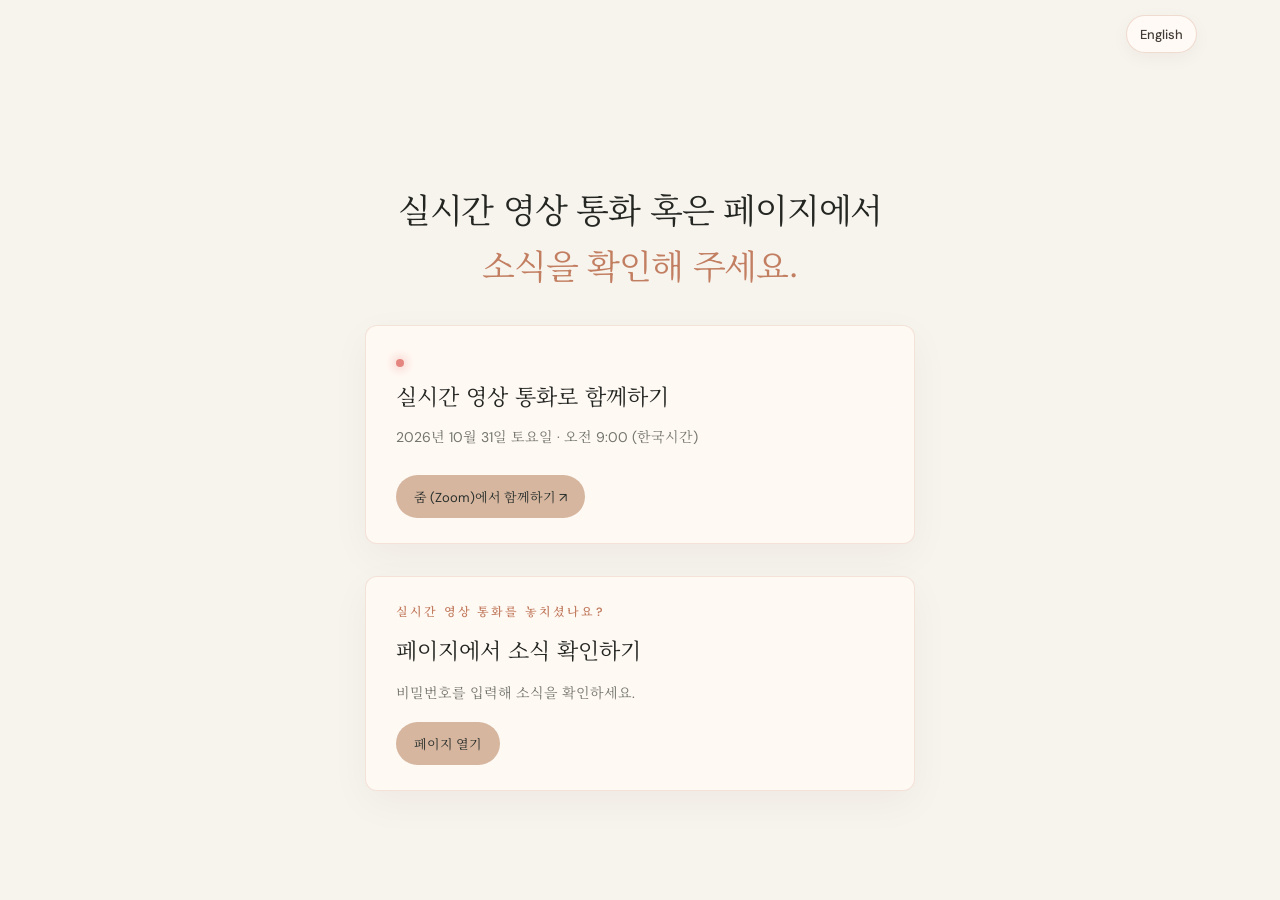
<file: index.html>
<!doctype html>
<html lang="ko">
<head>
 <meta charset="utf-8"><meta name="viewport" content="width=device-width, initial-scale=1"><meta name="theme-color" content="#f7f3ed">
 <meta name="description" content="약속한 날까지 남은 시간을 확인해요."><title>우리의 약속</title>
 <link rel="preconnect" href="https://fonts.googleapis.com"><link rel="preconnect" href="https://fonts.gstatic.com" crossorigin><link href="https://fonts.googleapis.com/css2?family=DM+Sans:wght@400;500;600;700&family=Noto+Serif+KR:wght@400;500;600;700&display=swap" rel="stylesheet"><link rel="stylesheet" href="styles.css">
</head>
<body class="landing-page">
 <div class="progress"><span id="progressBar"></span></div>
 <header class="topbar"><a class="wordmark" id="brandName" href="#top">우리의 약속</a><div class="header-tools"><span class="top-note" id="headerNote"></span><button class="language-toggle" id="languageToggle" type="button" aria-label="Switch to English">English</button></div></header>
 <main id="top">
  <section class="countdown-hero panel" id="countdownPage"><div class="hero-orbit orbit-one"></div><div class="hero-orbit orbit-two"></div><div class="countdown-copy reveal">
   <p class="eyebrow" id="eyebrow">D-DAY</p><h1 id="countdownHeading">약속한 날까지</h1>
   <div class="countdown" id="countdown" aria-live="polite"><div><strong id="days">--</strong><span id="daysUnit">일</span></div><i>:</i><div><strong id="hours">--</strong><span id="hoursUnit">시간</span></div><i>:</i><div><strong id="minutes">--</strong><span id="minutesUnit">분</span></div><i>:</i><div><strong id="seconds">--</strong><span id="secondsUnit">초</span></div></div>
   <p class="reveal-date" id="revealDate"></p><p class="countdown-hint" id="countdownHint"></p>
  </div></section>
  <section class="after-date panel" id="afterDate" hidden><div class="section-index"><span id="afterIndex">01</span><i></i><span id="afterLabel">오늘</span></div><div class="after-inner"><p class="eyebrow" id="afterEyebrow">THE DAY IS HERE</p><h2 id="afterHeading">드디어 그날이<br><em>찾아왔어요.</em></h2><p class="after-copy" id="afterCopy">함께할 수 있다면 실시간으로 만나고,<br>놓쳤다면 별도 페이지에서 소식을 확인해 주세요.</p><div class="live-card"><span class="live-dot"></span><p class="eyebrow" id="liveEyebrow">JOIN US LIVE</p><h3 id="liveTitle">실시간으로 만나기</h3><p id="liveDescription">가족이 함께 영상 통화에서 만나요.</p><a id="zoomLink" class="primary-link" href="#" target="_blank" rel="noopener" hidden></a><span id="zoomMissing" class="not-ready">Zoom 주소가 아직 설정되지 않았어요.</span></div><div class="private-card"><p class="eyebrow" id="privateEyebrow">CAN'T JOIN LIVE?</p><h3 id="privateTitle">사진과 소식 확인하기</h3><p id="privateAvailableAt" class="private-available-at"></p><p id="pageUnavailable" class="private-available-at" hidden></p><p id="privateDescription" hidden>비밀번호를 입력해 소식을 확인하세요.</p><a id="revealPageLink" class="primary-link" href="reveal.html" hidden></a><span id="pageMissing" class="not-ready">공개 페이지를 준비하고 있어요.</span></div><a class="preview-link" id="previewLink" href="preview.html?family=inlaws"></a></div></section>
 </main><script src="config.js?v=20261029-2"></script><script src="script.js?v=20261029-2"></script>
</body></html>
</file>
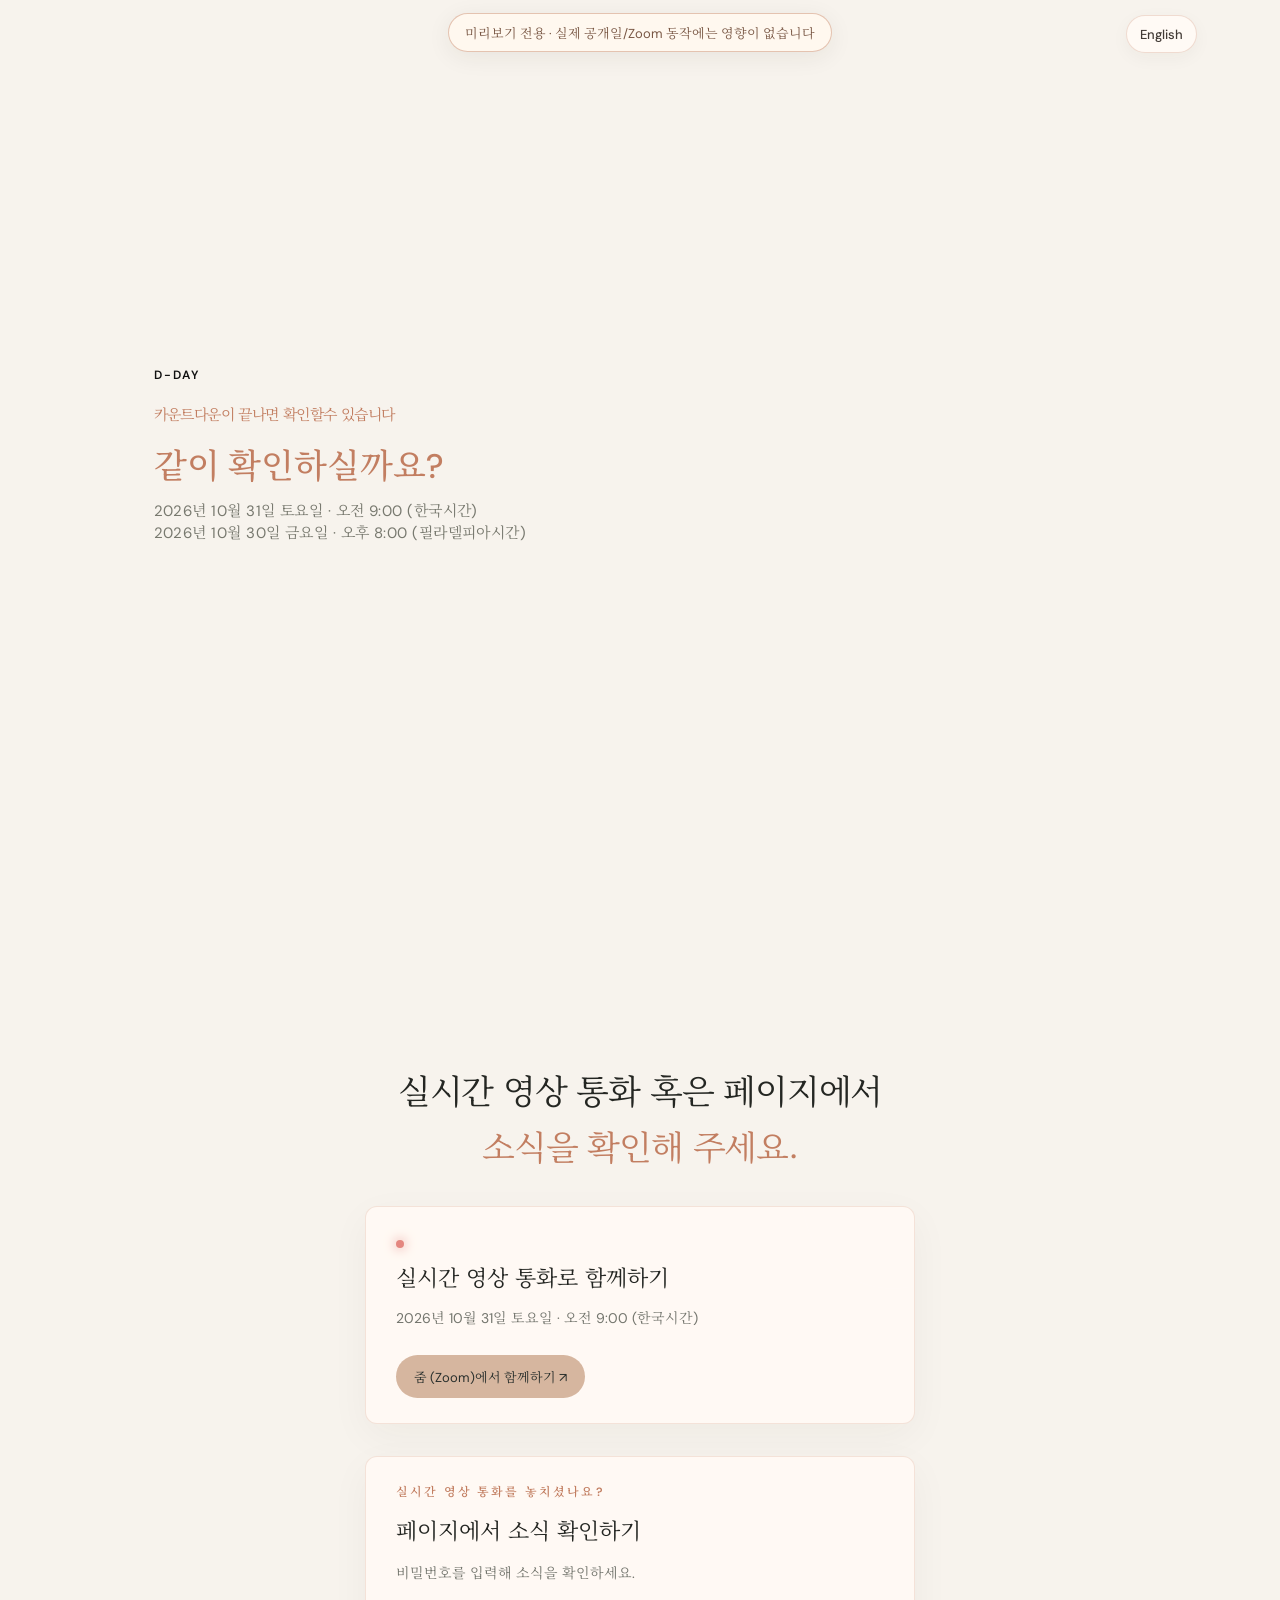
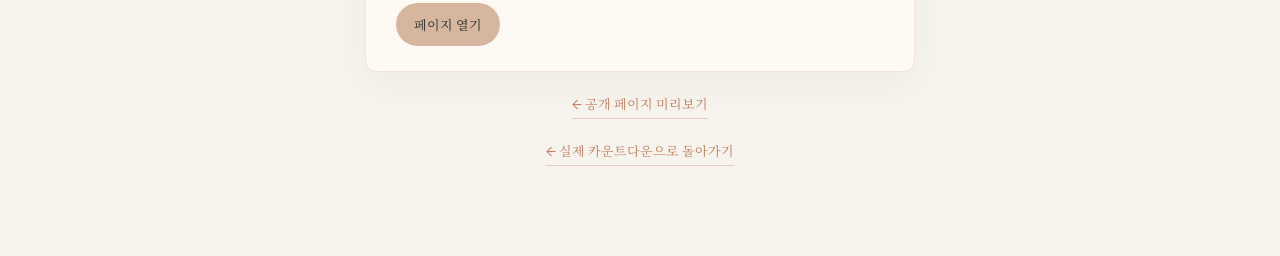
<file: preview.html>
<!doctype html>
<html lang="ko">
<head>
 <meta charset="utf-8"><meta name="viewport" content="width=device-width, initial-scale=1"><meta name="theme-color" content="#f7f3ed"><meta name="robots" content="noindex,nofollow">
 <meta name="description" content="카운트다운 종료 화면 미리보기"><title>공개일 화면 미리보기</title>
 <link rel="preconnect" href="https://fonts.googleapis.com"><link rel="preconnect" href="https://fonts.gstatic.com" crossorigin><link href="https://fonts.googleapis.com/css2?family=DM+Sans:wght@400;500;600;700&family=Noto+Serif+KR:wght@400;500;600;700&display=swap" rel="stylesheet"><link rel="stylesheet" href="styles.css">
 <style>.preview-banner{position:fixed;z-index:30;top:13px;left:50%;transform:translateX(-50%);background:#fff8ef;border:1px solid #c27e6170;color:#795744;border-radius:24px;padding:9px 16px;font-size:11px;box-shadow:0 5px 25px #24262212;white-space:nowrap}.preview-link{display:inline-block;margin-top:22px;color:#e7cdbd;text-decoration:none;border-bottom:1px solid #e7cdbd70;padding-bottom:5px;font-size:11px}.preview-intro{margin:0 auto 24px;max-width:600px;color:#bec2ba;font-size:12px;line-height:1.9}</style>
</head>
<body class="landing-page preview-page">
 <div class="preview-banner">미리보기 전용 · 실제 공개일/Zoom 동작에는 영향이 없습니다</div>
 <div class="progress"><span id="progressBar"></span></div>
 <header class="topbar"><a class="wordmark" id="brandName" href="index.html">우리의 약속</a><div class="header-tools"><span class="top-note" id="headerNote"></span><button class="language-toggle" id="languageToggle" type="button" aria-label="Switch to English">English</button></div></header>
 <main id="top">
  <section class="countdown-hero panel"><div class="hero-orbit orbit-one"></div><div class="hero-orbit orbit-two"></div><div class="countdown-copy reveal visible">
   <p class="eyebrow" id="eyebrow">D-DAY</p><h1 id="countdownHeading">약속한 날까지</h1>
   <div class="countdown" id="countdown"><strong class="today-label">오늘, 함께 만나요</strong></div><p class="reveal-date" id="revealDate"></p>
  </div><div class="hero-stamp"><span>MADE<br>WITH LOVE</span><b>♡</b></div><div class="hero-bottom"><span>A DAY WE'LL REMEMBER</span><span>01 — 01</span></div></section>
  <section class="after-date panel" id="afterDate"><div class="section-index"><span id="afterIndex">01</span><i></i><span id="afterLabel">오늘</span></div><div class="after-inner"><p class="eyebrow" id="afterEyebrow">THE DAY IS HERE</p><h2 id="afterHeading">이어서<br><em>확인해 주세요.</em></h2><p class="after-copy" id="afterCopy"></p>
   <div class="live-card"><span class="live-dot"></span><p class="eyebrow" id="liveEyebrow"></p><h3 id="liveTitle">실시간 영상 통화로 함께하기</h3><p id="liveDescription"></p><a id="zoomLink" class="primary-link" href="#" target="_blank" rel="noopener">줌 (Zoom)에서 함께하기 ↗</a></div>
   <div class="private-card"><p class="eyebrow" id="privateEyebrow">실시간 영상 통화를 놓치셨나요?</p><h3 id="privateTitle">페이지에서 소식 확인하기</h3><p id="privateAvailableAt" class="private-available-at"></p><p id="privateDescription">비밀번호를 입력해 소식을 확인하세요.</p><a id="revealPageLink" class="primary-link" href="reveal.html" hidden>페이지 열기</a></div>
   <a id="previewRevealLink" class="preview-link" href="reveal.html?preview=1">← 공개 페이지 미리보기</a><br><a class="preview-link" id="previewCountdownLink" href="index.html">← 실제 카운트다운으로 돌아가기</a>
  </div></section>
 </main><script src="config.js?v=20261029-1"></script><script src="script.js?v=20261029-1"></script><script>const fam=new URLSearchParams(location.search).get('family')==='parents'?'parents':'inlaws',lang=document.documentElement.lang==='en'?'en':'ko';document.getElementById('zoomLink').href=window.REVEAL_CONFIG.zoomUrl||'#';document.getElementById('revealPageLink').href='reveal.html?family='+fam+'&preview=1&lang='+lang;document.getElementById('previewRevealLink').href='reveal.html?family='+fam+'&preview=1&lang='+lang;</script>
</body></html>
</file>
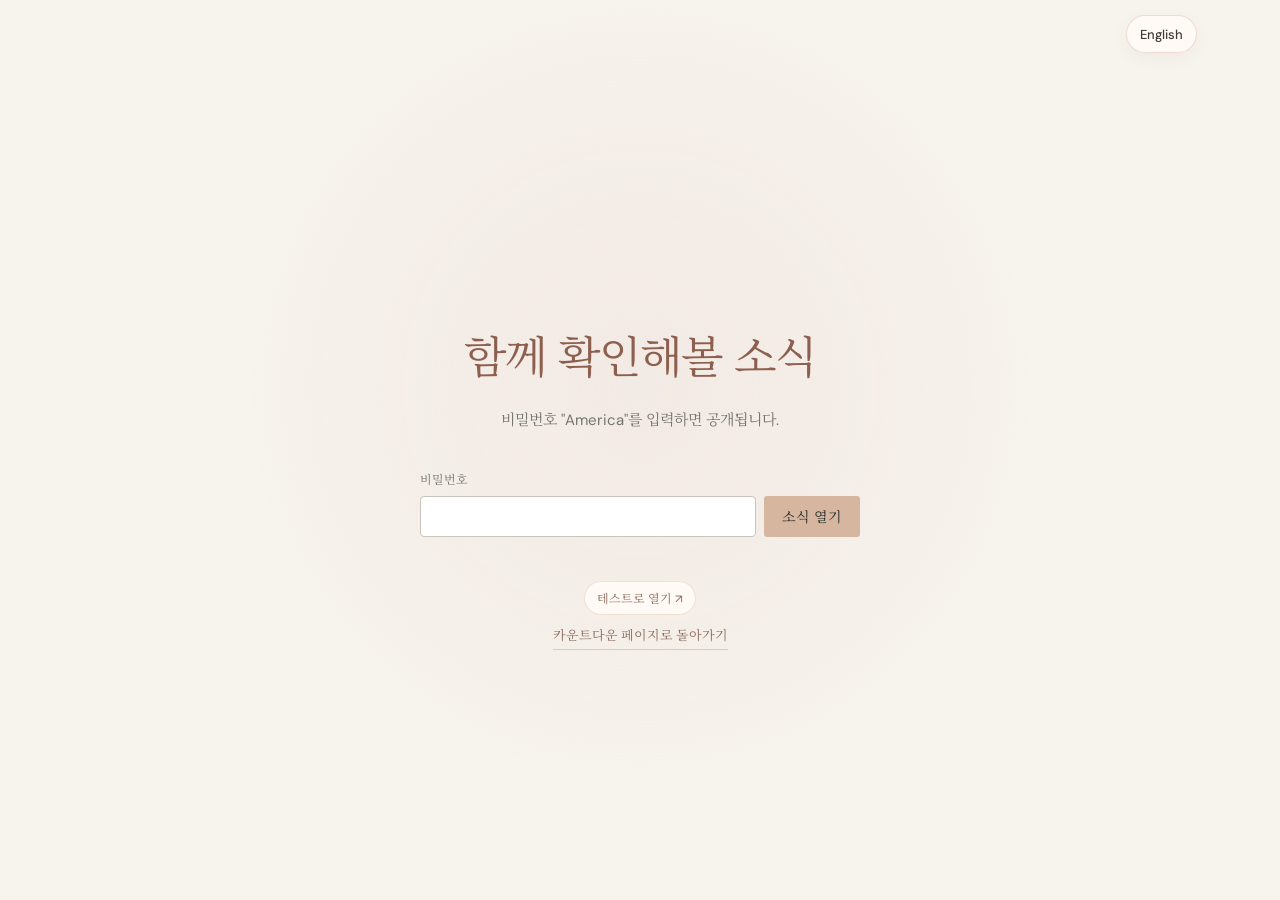
<file: reveal.html>
<!doctype html>
<html lang="ko">
<head>
 <meta charset="utf-8"><meta name="viewport" content="width=device-width, initial-scale=1"><meta name="theme-color" content="#f7f3ed"><meta name="robots" content="noindex,nofollow">
 <title id="revealPageTitle">우리 아기 소식 · 비밀번호 공개</title><link rel="preconnect" href="https://fonts.googleapis.com"><link rel="preconnect" href="https://fonts.gstatic.com" crossorigin><link href="https://fonts.googleapis.com/css2?family=DM+Sans:wght@400;500;600;700&family=Noto+Serif+KR:wght@400;500;600;700&display=swap" rel="stylesheet"><link rel="stylesheet" href="styles.css">
</head>
<body class="reveal-page"><div class="reveal-glow"></div>
 <header class="topbar reveal-tools"><div class="header-tools"><button class="language-toggle" id="languageToggle" type="button" aria-label="Switch to English">English</button></div></header>
 <main class="reveal-main"><section class="reveal-gate" id="gate"><p class="eyebrow" id="gateEyebrow">A LITTLE SECRET FOR YOU</p><h1 id="gateHeading">함께 확인해볼 소식</h1><p class="gate-copy" id="notYetMessage">아직 확인 시간이 되지 않았어요.</p><p class="gate-copy" id="gateCopy" hidden>비밀번호 "America"를 입력하면 공개됩니다.</p><form id="passwordForm" hidden><label for="password" id="passwordLabel">비밀번호</label><div class="password-row"><input id="password" type="password" autocomplete="current-password" required><button type="submit" id="passwordButton">소식 열기</button></div><p class="gate-error" id="gateError" role="alert"></p></form><div class="gate-actions"><a class="test-open-link" id="testOpenLink" href="test-reveal.html?family=inlaws">테스트로 열기 ↗</a><a class="back-link" id="gateBackLink" href="index.html">← 카운트다운으로</a></div></section>
 <section class="reveal-result" id="result" hidden aria-live="polite"><p class="eyebrow" id="resultEyebrow">OUR LITTLE ONE IS...</p><h1 class="result-sex" id="sex"></h1><h2 id="resultTitle"></h2><p class="result-message" id="resultMessage"></p><div class="slideshow" id="slideshow" hidden><div class="slide-stage"><button type="button" class="slide-arrow slide-prev" id="slidePrev" aria-label="이전 사진"><svg viewBox="0 0 24 24" aria-hidden="true"><path d="m14.5 18-6-6 6-6"/></svg></button><figure class="slide-figure"><img id="slideImage" alt=""><figcaption id="slideCaption"></figcaption></figure><button type="button" class="slide-arrow slide-next" id="slideNext" aria-label="다음 사진"><svg viewBox="0 0 24 24" aria-hidden="true"><path d="m9.5 18 6-6-6-6"/></svg></button></div><p class="slide-count" id="slideCount" aria-live="polite"></p></div><div class="result-photos" id="photos" hidden></div><a class="back-link" id="resultBackLink" href="index.html">카운트다운 페이지로 돌아가기</a></section></main>
 <div class="fireworks" id="fireworks" aria-hidden="true"></div><div class="reveal-confetti" id="confetti" aria-hidden="true"></div><script src="config.js?v=20261027-4"></script><script src="reveal.js?v=20261027-4"></script><script>if(location.search.includes('preview=1'))document.getElementById('gateBackLink').href='preview.html?family='+(new URLSearchParams(location.search).get('family')==='parents'?'parents':'inlaws')</script>
</body></html>
</file>
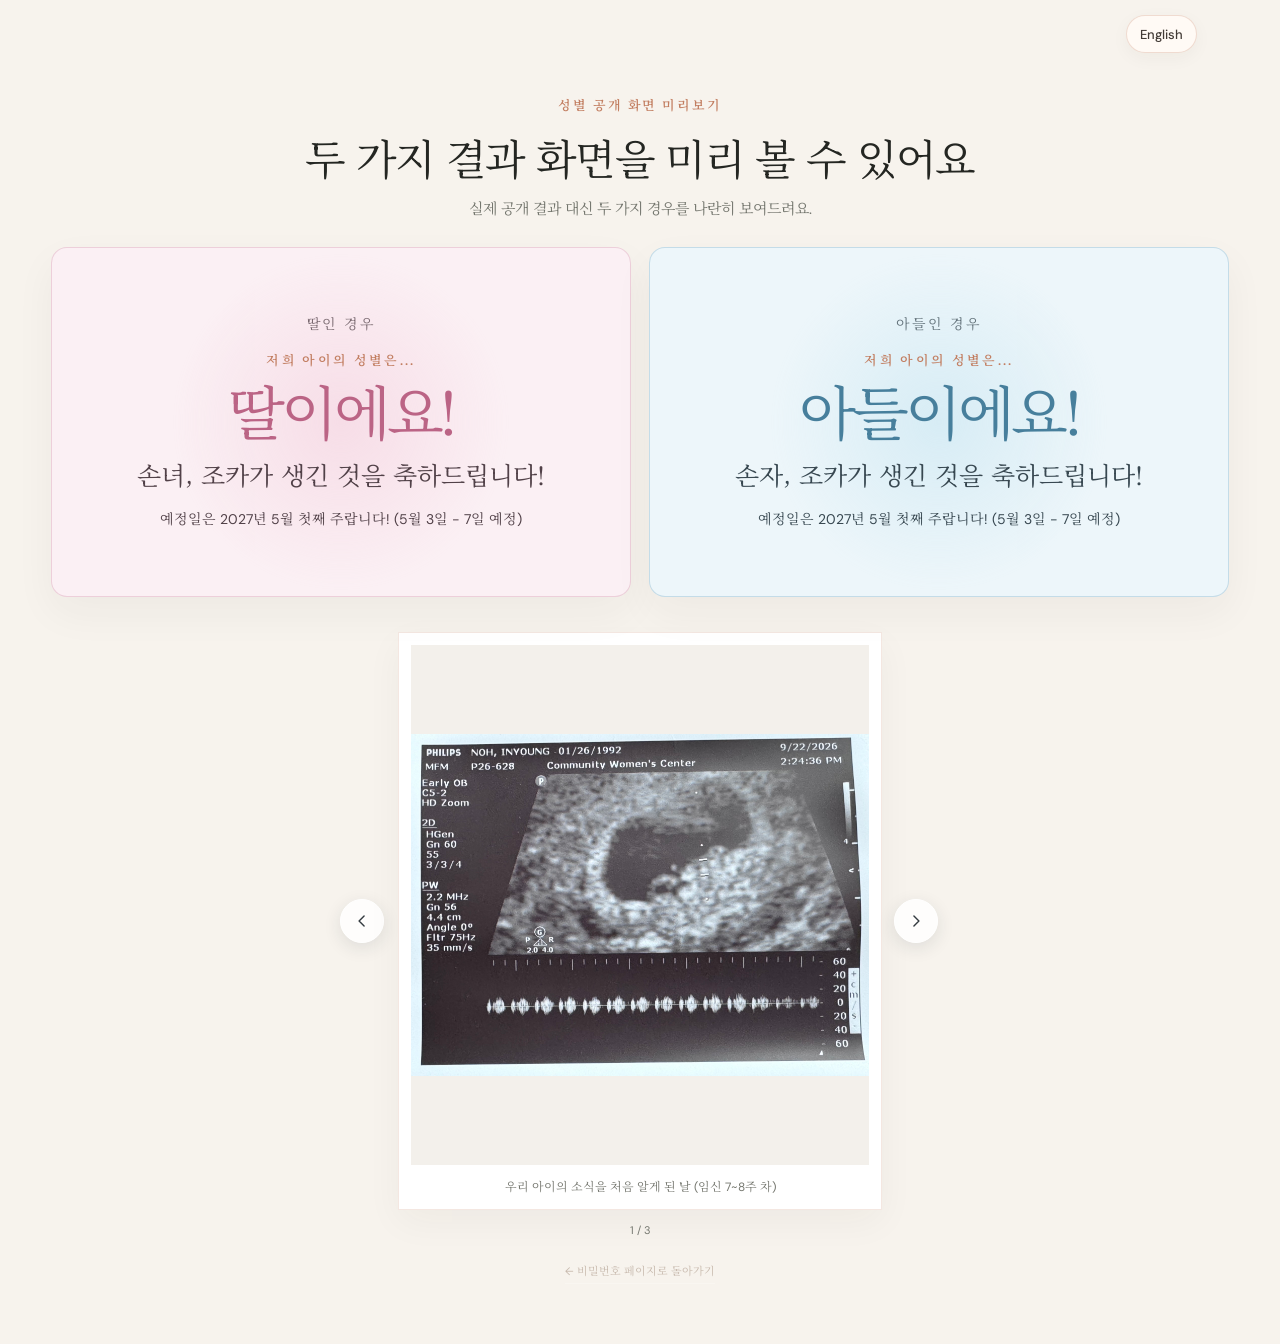
<file: test-reveal.html>
<!doctype html>
<html lang="ko">
<head><meta charset="utf-8"><meta name="viewport" content="width=device-width, initial-scale=1"><meta name="robots" content="noindex,nofollow"><meta name="theme-color" content="#f7f3ed"><title>성별 공개 화면 미리보기</title><link rel="preconnect" href="https://fonts.googleapis.com"><link rel="preconnect" href="https://fonts.gstatic.com" crossorigin><link href="https://fonts.googleapis.com/css2?family=DM+Sans:wght@400;500;600;700&family=Noto+Serif+KR:wght@400;500;600;700&display=swap" rel="stylesheet"><link rel="stylesheet" href="styles.css"></head>
<body class="reveal-test-page">
 <header class="reveal-test-header"><div class="header-tools"><button class="language-toggle" id="languageToggle" type="button" aria-label="Switch to English">English</button></div></header>
 <main class="reveal-test-main"><p class="eyebrow" id="testEyebrow">성별 공개 화면 미리보기</p><h1 class="test-reveal-heading" id="testHeading">두 가지 결과 화면을 미리 볼 수 있어요</h1><p class="test-reveal-copy" id="testCopy">실제 공개 결과는 표시하지 않습니다.</p>
  <div class="outcome-split"><section class="outcome-card outcome-girl"><p class="outcome-label" id="girlLabel">딸인 경우</p><p class="eyebrow" id="girlEyebrow">저희 아이의 성별은...</p><h2 class="outcome-sex" id="girlSex">딸이에요!</h2><p class="outcome-title" id="girlTitle"></p><p class="outcome-due" id="girlDue"></p></section><section class="outcome-card outcome-boy"><p class="outcome-label" id="boyLabel">아들인 경우</p><p class="eyebrow" id="boyEyebrow">저희 아이의 성별은...</p><h2 class="outcome-sex" id="boySex">아들이에요!</h2><p class="outcome-title" id="boyTitle"></p><p class="outcome-due" id="boyDue"></p></section></div>
  <section class="test-slideshow" id="testSlideshow" hidden aria-label="사진 미리보기"><div class="test-slide-stage"><button type="button" class="slide-arrow" id="testSlidePrev" aria-label="이전 사진"><svg viewBox="0 0 24 24" aria-hidden="true"><path d="m14.5 18-6-6 6-6"/></svg></button><figure class="slide-figure"><img id="testSlideImage" alt=""><figcaption id="testSlideCaption"></figcaption></figure><button type="button" class="slide-arrow" id="testSlideNext" aria-label="다음 사진"><svg viewBox="0 0 24 24" aria-hidden="true"><path d="m9.5 18 6-6-6-6"/></svg></button></div><p class="slide-count" id="testSlideCount" aria-live="polite"></p></section>
  <a class="back-link test-return-link" id="testReturnLink" href="reveal.html?family=inlaws">← 비밀번호 페이지로 돌아가기</a>
 </main><script src="config.js"></script><script src="test-reveal.js"></script>
</body></html>
</file>
<file: styles.css>
:root{--paper:#f7f3ed;--ink:#242622;--muted:#74766e;--accent:#c27e61;--line:rgba(36,38,34,.15);--serif:'Noto Serif KR',Georgia,serif;--sans:'DM Sans','Noto Serif KR',sans-serif}*{box-sizing:border-box}html{scroll-behavior:smooth;scroll-snap-type:y proximity}body{margin:0;background:var(--paper);color:var(--ink);font-family:var(--sans)}.progress{position:fixed;top:0;width:100%;height:3px;z-index:20}.progress span{display:block;width:0;height:100%;background:var(--accent)}.topbar{height:72px;position:absolute;z-index:3;top:0;left:0;right:0;display:flex;align-items:center;justify-content:space-between;padding:0 6.5vw}.wordmark{font-size:14px;letter-spacing:.06em;text-decoration:none;color:var(--ink);font-weight:700}.wordmark span{color:var(--accent);margin-left:7px}.top-note,.eyebrow,.hero-bottom,.section-index,.side-note,.photo-placeholder small,.photo-bottom,.final-signoff,.closing-footer{font-size:10px;letter-spacing:.18em}.top-note{color:var(--muted)}.panel{min-height:100svh;position:relative;overflow:hidden;scroll-snap-align:start}.hero{display:flex;align-items:center;padding:130px 13vw 100px;background:radial-gradient(ellipse at 80% 36%,#e9dfd2 0%,rgba(233,223,210,.4) 20%,transparent 48%),var(--paper)}.hero-copy{position:relative;z-index:2;max-width:700px}.eyebrow{color:var(--accent);font-weight:600;margin:0 0 25px}.hero h1,.letter h2,.photo-caption h2,.reveal-intro h2,.closing h2{font-family:var(--serif);font-weight:400;letter-spacing:-.07em;line-height:1.5}.hero h1{font-size:clamp(40px,6vw,78px);margin:0 0 28px}.hero h1 em,.photo-caption h2 em{font-style:normal;color:var(--accent)}.intro{font-size:14px;line-height:2;color:var(--muted)}.scroll-cue{margin-top:62px;display:flex;align-items:center;gap:14px;color:var(--muted);font-size:11px;text-decoration:none}.cue-line{height:1px;width:42px;background:var(--accent);position:relative}.cue-line:after{content:'';position:absolute;width:5px;height:5px;border-radius:50%;background:var(--accent);right:0;top:-2px}.hero-stamp{position:absolute;right:15%;top:31%;width:128px;height:128px;border:1px solid #c27e6180;border-radius:50%;display:flex;flex-direction:column;align-items:center;justify-content:center;transform:rotate(12deg);color:var(--accent);text-align:center;font-size:9px;letter-spacing:.15em;line-height:1.7}.hero-stamp b{font-size:23px;font-weight:400}.hero-orbit{position:absolute;border:1px solid #c27e6126;border-radius:50%;width:460px;height:460px;right:7%;top:20%}.orbit-two{width:600px;height:600px;right:1%;top:12%;border-color:#c27e6114}.hero-bottom,.photo-bottom{position:absolute;bottom:32px;left:6.5vw;right:6.5vw;display:flex;justify-content:space-between;color:#9b9a91;font-size:9px}.letter{padding:120px 13vw;background:#eee8de;display:flex;flex-direction:column;justify-content:center}.section-index{display:flex;align-items:center;gap:16px;color:#85847c}.section-index span:first-child{color:var(--accent)}.section-index i{width:42px;height:1px;background:var(--line)}.letter-layout{display:grid;grid-template-columns:1fr 3fr;gap:8vw;max-width:1050px;margin:9vh auto 0;width:100%;z-index:1}.side-note{color:#9d9b91;line-height:1.9}.letter-main{max-width:640px}.letter h2{font-size:clamp(34px,5vw,61px);margin:0 0 30px}.letter-body{font-size:14px;line-height:2.2;color:#686961;max-width:490px}.signature{font:13px/2 var(--serif);margin-top:36px}.signature span{font-size:19px}.soft-shape{position:absolute;color:#c27e6114;font:380px var(--serif);right:5%;bottom:2%}.photo{background:#27312f;color:#f7f3ed;padding:100px 13vw;display:flex;flex-direction:column;justify-content:center}.photo .section-index{color:#a7aaa1}.photo-layout{display:grid;grid-template-columns:minmax(260px,.9fr) 1.1fr;gap:10vw;align-items:center;max-width:1100px;margin:7vh auto 0;width:100%}.photo-frame{aspect-ratio:4/5;max-height:490px;background:#e8e3dc;display:flex;align-items:center;justify-content:center;position:relative;overflow:hidden;color:#343934;box-shadow:0 28px 80px #141b1980}.photo-frame:before,.photo-frame:after{content:'';position:absolute;inset:14px;border:1px solid #24262222;z-index:2;pointer-events:none}.photo-frame:after{inset:20px}.photo-placeholder{display:flex;flex-direction:column;align-items:center;gap:13px;text-align:center;font:15px/1.9 var(--serif)}.photo-spark{font-size:32px;color:var(--accent)}.photo-placeholder small{font:9px var(--sans);color:#9b988e;margin-top:10px}.photo-frame img{width:100%;height:100%;object-fit:cover}.photo-caption .eyebrow{color:#d7a387}.photo-caption h2{font-size:clamp(31px,4vw,51px);line-height:1.65;margin:0 0 25px}.photo-caption h2 em{color:#d7a387}.photo-caption>p:not(.eyebrow){color:#c1c4bc;font-size:13px;line-height:2}.due-line{border-top:1px solid #ffffff30;margin-top:34px;padding-top:17px;display:flex;justify-content:space-between;font-size:10px;color:#b6bab1}.due-line strong{color:#f7f3ed;font-weight:500}.photo-bottom{color:#8c948d}.reveal-section{min-height:88svh;background:#d6b69f;display:flex;align-items:center;justify-content:center;flex-direction:column;text-align:center;padding:100px 20px}.reveal-section>.section-index{position:absolute;top:75px;left:13vw}.reveal-intro .eyebrow{color:#8d5f4b}.reveal-intro h2{font-size:clamp(36px,5vw,63px);margin:0;line-height:1.55}.reveal-intro>p:last-child{font-size:13px;color:#765c50}.big-reveal{margin-top:48px;background:#26312e;color:white;border:0;border-radius:999px;padding:20px 28px;display:flex;align-items:center;gap:18px;cursor:pointer;font:500 12px var(--sans);letter-spacing:.06em;transition:transform .3s,box-shadow .3s;box-shadow:0 10px 28px #22302b24}.big-reveal:hover{transform:translateY(-3px);box-shadow:0 18px 35px #22302b35}.button-orb{width:11px;height:11px;border-radius:50%;background:#e8b8a0;box-shadow:0 0 14px #ffceab}.button-arrow{font-size:16px}.reveal-hint{font-size:10px;color:#806b5e;margin-top:18px}.finale{min-height:105svh;background:linear-gradient(145deg,#e2a4a0,#c87ea1 45%,#8a79bd);color:white;display:flex;justify-content:center;align-items:center;text-align:center;padding:100px 20px;transition:background 1s}.finale[data-sex=girl]{background:linear-gradient(145deg,#f4a7bf,#ed75a8 48%,#c55394)}.finale[data-sex=boy]{background:linear-gradient(145deg,#91d5db,#6cabe0 48%,#8276c8)}.finale[data-sex=surprise]{background:linear-gradient(135deg,#f2b45d,#ed7181 50%,#876bc5)}.finale-content{position:relative;z-index:2;opacity:.15;transform:translateY(25px);transition:opacity .9s,transform .9s}.finale.is-revealed .finale-content{opacity:1;transform:none}.finale .eyebrow{color:#ffffffc9}.sex-word{font:clamp(66px,15vw,170px)/1.15 var(--serif);letter-spacing:-.09em;text-shadow:0 8px 40px #5c31542d}.finale h2{font:400 clamp(22px,3vw,36px)/1.8 var(--serif);margin:16px 0}.final-copy{font-size:13px;color:#ffffffdf}.final-meta{font-size:11px;margin-top:24px;color:#ffffffdd}.final-signoff{margin-top:55px;color:#ffffffb8}.final-signoff span{margin-left:8px}.preview-badge{position:absolute;bottom:25px;right:25px;background:#ffffffd9;color:#4c4547;border-radius:20px;padding:9px 14px;font-size:10px;z-index:3}.finale.is-revealed .preview-badge{display:none}.confetti{position:absolute;inset:0;overflow:hidden;pointer-events:none}.confetti i{position:absolute;top:-15px;width:8px;height:14px;background:#fff8;animation:fall 3.8s linear infinite}.confetti i:nth-child(3n){background:#ffe4a7}.confetti i:nth-child(3n+1){background:white}.confetti i:nth-child(3n+2){background:#cfedff}@keyframes fall{to{transform:translate3d(var(--drift),110vh,0) rotate(760deg)}}.closing{min-height:75svh;background:#f7f3ed;display:flex;align-items:center;justify-content:center;text-align:center;padding:100px 20px 130px}.closing-inner{max-width:600px}.closing-heart{font-size:40px;color:var(--accent)}.closing-inner>p:first-of-type{font-size:12px;color:var(--muted);margin:24px 0}.closing h2{font-size:clamp(40px,5vw,60px);margin:10px 0}.closing-small{font-size:12px;color:var(--muted)}.back-top{display:inline-block;margin-top:35px;color:var(--accent);font-size:11px;text-decoration:none;border-bottom:1px solid #c27e6155;padding-bottom:6px}.closing-footer{position:absolute;bottom:25px;left:6.5vw;right:6.5vw;display:flex;justify-content:space-between;color:#a6a398;font-size:9px}.reveal{opacity:0;transform:translateY(25px);transition:opacity .8s,transform .8s}.reveal.visible{opacity:1;transform:none}@media(max-width:700px){.topbar{height:60px;padding:0 7vw}.top-note{font-size:8px}.hero{padding:110px 8vw 90px}.hero h1{font-size:clamp(38px,10vw,58px)}.hero-stamp{width:90px;height:90px;right:8%;top:19%;font-size:7px}.hero-stamp b{font-size:18px}.hero-orbit{right:-52%;top:20%}.orbit-two{right:-70%}.hero-bottom,.photo-bottom{left:8vw;right:8vw}.letter{padding:90px 8vw}.letter-layout{display:block;margin-top:9vh}.side-note{margin-bottom:30px}.letter h2{font-size:37px}.soft-shape{font-size:200px;right:-5%;bottom:2%}.photo{padding:85px 8vw 75px}.photo-layout{display:flex;flex-direction:column;gap:42px;margin-top:5vh}.photo-frame{width:min(78%,340px);margin:auto;max-height:390px}.photo-caption h2{font-size:34px}.reveal-section>.section-index{top:45px;left:8vw}.reveal-intro h2{font-size:38px}.finale{min-height:100svh}.preview-badge{right:50%;transform:translateX(50%);white-space:nowrap}.closing-footer{left:8vw;right:8vw;font-size:7px}.section-index{font-size:9px}}@media(prefers-reduced-motion:reduce){*,*:before,*:after{scroll-behavior:auto!important;animation-duration:.01ms!important;transition-duration:.01ms!important}}
/* Countdown landing, live reveal and the more cinematic scroll sequence */
.countdown-hero{display:flex;align-items:center;padding:120px 12vw 95px;background:radial-gradient(ellipse at 78% 35%,#ead8d2 0%,rgba(234,216,210,.34) 24%,transparent 50%),var(--paper)}
.countdown-copy{position:relative;z-index:2;width:min(760px,100%)}
.countdown-hero h1{font:400 clamp(42px,6.4vw,82px)/1.42 var(--serif);letter-spacing:-.075em;margin:0 0 18px}
.countdown-hero h1 em,.after-inner h2 em{color:var(--accent);font-style:normal}
.countdown-intro{font-size:14px;line-height:2;color:var(--muted)}
.countdown{display:flex;align-items:center;gap:clamp(10px,2.6vw,34px);margin:40px 0 10px}
.countdown>div{display:flex;flex-direction:column;align-items:center;min-width:clamp(45px,7vw,86px)}
.countdown strong{font:500 clamp(32px,5.4vw,64px)/1 var(--sans);letter-spacing:-.07em;font-variant-numeric:tabular-nums}
.countdown span{font-size:10px;color:var(--muted);margin-top:10px;letter-spacing:.12em}
.countdown>i{font-style:normal;color:#bd9c8d;font-size:24px;transform:translateY(-7px)}
.today-label{font-size:clamp(20px,3vw,34px)!important;letter-spacing:0!important;color:var(--accent)}
.reveal-date{font-size:11px;color:#89877f;letter-spacing:.06em;min-height:18px}
.poll-card{margin-top:30px;border-top:1px solid var(--line);padding-top:20px;max-width:480px}
.poll-question{font:18px var(--serif);margin:0 0 6px}.poll-note,.poll-status{font-size:11px;color:var(--muted)}
.poll-buttons{display:flex;gap:10px;margin-top:16px}.poll-buttons button{background:#ffffff78;border:1px solid #c27e6140;border-radius:30px;padding:12px 18px;color:var(--ink);font:12px var(--sans);cursor:pointer;transition:all .25s}.poll-buttons button:hover:not(:disabled){background:#d6b69f;transform:translateY(-2px)}.poll-buttons button:disabled{opacity:.55;cursor:default}.poll-buttons button span{color:var(--accent);margin-left:7px}
.poll-status{min-height:15px}.countdown-hero .hero-stamp{top:26%}
.anticipation{background:#eee8de;display:grid;place-items:center;padding:100px 12vw;text-align:center}
.anticipation>.section-index{position:absolute;left:12vw;top:72px}
.anticipation-inner{position:relative;z-index:1;max-width:680px}.little-star{display:block;color:var(--accent);font-size:38px;margin-bottom:34px;animation:softspin 18s linear infinite}
@keyframes softspin{to{transform:rotate(360deg)}}
.anticipation h2,.after-inner h2{font:400 clamp(34px,5vw,60px)/1.65 var(--serif);letter-spacing:-.065em;margin:0 0 22px}.anticipation-inner>p:last-of-type{font-size:13px;line-height:2;color:var(--muted)}
.date-pill{display:inline-block;margin-top:22px;border:1px solid #c27e6150;border-radius:30px;padding:11px 19px;font-size:10px;letter-spacing:.04em;color:#8c6b5d}
.photo-silhouette{position:absolute;font:340px var(--serif);color:#c27e610b;right:4%;bottom:-12%;transform:rotate(-16deg)}
.after-date[hidden],.landing-page [hidden]{display:none!important}
.after-date{background:#27312f;color:var(--paper);padding:105px 12vw;display:flex;flex-direction:column;justify-content:center}
.after-date .section-index{color:#adb2aa}.after-inner{max-width:850px;margin:52px auto 0;width:100%;text-align:center}.after-inner>.eyebrow{color:#d8a78c}.after-inner h2{font-size:clamp(42px,6vw,70px);margin:0}.after-copy{font-size:13px;color:#c1c4bc;line-height:2}
.live-card,.private-card{max-width:550px;margin:32px auto 0;padding:25px 30px;background:#ffffff0c;border:1px solid #ffffff24;text-align:left;position:relative;overflow:hidden}
.live-card:after{content:'';position:absolute;width:180px;height:180px;border:1px solid #ffffff12;border-radius:50%;right:-70px;top:-100px}
.live-dot{display:inline-block;width:8px;height:8px;border-radius:50%;background:#e4867f;box-shadow:0 0 12px #e4867f;animation:pulse 1.6s infinite}@keyframes pulse{50%{opacity:.4;box-shadow:0 0 2px #e4867f}}
.live-card .eyebrow,.private-card .eyebrow{color:#d8a78c;margin:12px 0}.live-card h3,.private-card h3{font:20px var(--serif);margin:8px 0}.live-card p:not(.eyebrow),.private-card>p:not(.eyebrow){font-size:12px;color:#bec2ba;line-height:1.8}
.primary-link{display:inline-block;text-decoration:none;background:#eee0d5;color:#303633;border-radius:24px;padding:12px 18px;font-size:11px;margin-top:10px}.not-ready{display:inline-block;font-size:11px;color:#b8bdb4;margin-top:11px}
.private-card{background:#ffffff08}.private-card label{display:block;font-size:10px;color:#c3c6bf;margin:18px 0 8px}.password-row{display:flex;gap:8px}.password-row input{min-width:0;flex:1;background:#ffffff12;border:1px solid #ffffff37;border-radius:4px;padding:11px;color:white;font:13px var(--sans)}.password-row button{border:0;background:#d6b69f;color:#292f2c;padding:0 18px;font:12px var(--sans);cursor:pointer;border-radius:3px}.private-card small{display:block;color:#efaca5;font-size:10px;margin-top:7px;min-height:14px}
.poll-results{width:min(400px,85vw);text-align:left;margin:28px auto 0;color:#4b3b35;font-size:12px}.poll-results>p{font:16px var(--serif);text-align:center}.result-row{display:grid;grid-template-columns:68px 45px 1fr;align-items:center;gap:8px;margin:12px 0;font-size:11px}.result-row i{height:5px;border-radius:5px;background:#ffffff75;overflow:hidden}.result-row b{display:block;height:100%;background:#b96984;border-radius:5px}.result-row:nth-of-type(2) b{background:#5e9ab2}.poll-results small{display:block;text-align:center;color:#7a6a61;font-size:9px;margin-top:10px}
.reveal-day .countdown-hero{min-height:78svh}.reveal-day .anticipation{min-height:55svh}
@media(max-width:700px){.countdown-hero{padding:105px 8vw 90px;align-items:center}.countdown-hero h1{font-size:clamp(38px,10vw,57px)}.countdown-hero .hero-stamp{top:15%;right:8%;width:76px;height:76px;font-size:6px}.countdown{gap:7px;margin-top:34px}.countdown>div{min-width:51px}.countdown strong{font-size:36px}.countdown>i{font-size:17px}.poll-card{margin-top:24px}.poll-buttons{gap:7px}.poll-buttons button{padding:11px 13px;font-size:10px}.anticipation{padding:90px 8vw}.anticipation>.section-index{left:8vw;top:45px}.anticipation h2{font-size:36px}.photo-silhouette{font-size:190px;right:-5%}.after-date{padding:90px 8vw}.after-inner{margin-top:38px}.live-card,.private-card{padding:21px 19px}.password-row button{padding:0 12px}}
/* Shared live vote graph */
.countdown-intro{white-space:pre-line}.poll-status{font-size:10px;color:#8a867d;min-height:15px}.poll-buttons button:disabled{opacity:.55;cursor:default}
.landing-page .countdown-hero{background:var(--paper);padding-left:12vw}.landing-page .hero-orbit,.landing-page .hero-stamp,.landing-page .hero-bottom{display:none}.landing-page .countdown-copy{width:min(620px,100%)}.landing-page .countdown-hero h1{font:400 clamp(28px,4vw,46px)/1.5 var(--serif);letter-spacing:-.04em;margin:0 0 10px;color:var(--accent)}.landing-page .eyebrow{margin-bottom:20px;color:#111}.landing-page .countdown{margin-top:24px}.landing-page .reveal-date{font-size:13px;color:#78796f;letter-spacing:.03em}.landing-page .countdown-hint{font-size:11px;color:#85857d;margin-top:8px}.landing-page .topbar .wordmark{font:500 12px var(--sans);color:#76776e}.landing-page .top-note{font-size:9px;letter-spacing:.08em}.landing-page #countdownPage[hidden]{display:none!important}.landing-page #afterDate:not([hidden]){min-height:100svh}
.landing-page .after-date{background:var(--paper);color:var(--ink);padding:90px 9vw}.landing-page .after-date .section-index{color:#85847c}.landing-page .after-inner>.eyebrow{color:var(--accent)}.landing-page .after-inner h2{color:var(--ink)}.landing-page .after-copy{color:var(--muted)}.landing-page .live-card,.landing-page .private-card{background:#fff9f4;border:1px solid #c27e6130;box-shadow:0 12px 40px #2426220b;border-radius:12px}.landing-page .live-card h3,.landing-page .private-card h3{color:var(--ink)}.landing-page .live-card p:not(.eyebrow),.landing-page .private-card>p:not(.eyebrow){color:var(--muted)}.landing-page .live-card .eyebrow,.landing-page .private-card .eyebrow{color:var(--accent)}.landing-page .not-ready{color:var(--muted)}.landing-page .primary-link{background:#d6b69f;color:#292f2c}.landing-page .preview-link{color:var(--accent);border-color:#c27e6155}
.landing-page .after-date .section-index{display:none}.landing-page .after-copy:empty,.landing-page #liveDescription:empty,.landing-page #liveEyebrow:empty{display:none}
.landing-page .after-inner h2{font:400 clamp(23px,2.7vw,34px)/1.65 var(--serif);letter-spacing:-.035em;margin:0 0 22px}.landing-page .after-inner h2 em{color:var(--accent)}
.reveal-page:not([data-sex]){background:var(--paper);color:var(--ink)}.reveal-page:not([data-sex]) .reveal-glow{background:radial-gradient(circle,#ead8d255 0,rgba(234,216,210,.18) 38%,transparent 72%)}.reveal-page:not([data-sex]) .reveal-gate h1{font-size:clamp(28px,4vw,44px);line-height:1.5;letter-spacing:-.045em;color:#8c5f4e}.reveal-page:not([data-sex]) .gate-copy,.reveal-page:not([data-sex]) .reveal-gate label{color:var(--muted)}.reveal-page:not([data-sex]) .reveal-gate .password-row input{background:#fff;border:1px solid #c9c4bb;color:var(--ink)}.reveal-page:not([data-sex]) .reveal-gate .password-row button{background:#d6b69f;color:#292f2c}.reveal-page:not([data-sex]) .back-link{color:#8a6c5d;border-color:#c27e6155}
.reveal-page[data-sex=boy]{background:#edf6fa;color:var(--ink)}.reveal-page[data-sex=boy] .reveal-glow{background:radial-gradient(circle,#bfe2f255 0,rgba(160,208,229,.18) 38%,transparent 72%)}.reveal-page[data-sex=boy] .result-sex{color:#477f9c}.reveal-page[data-sex=girl]{background:#fbf0f4;color:var(--ink)}.reveal-page[data-sex=girl] .reveal-glow{background:radial-gradient(circle,#f5c8d855 0,rgba(239,171,196,.18) 38%,transparent 72%)}.reveal-page[data-sex=girl] .result-sex{color:#bb6485}.reveal-page[data-sex] .reveal-result>.eyebrow{color:var(--accent)}.reveal-page[data-sex] .result-message,.reveal-page[data-sex] .slide-count,.reveal-page[data-sex] .slide-figure figcaption{color:var(--muted)}.reveal-page[data-sex] .slide-figure{background:#fff9;border-color:#c27e6130}.reveal-page[data-sex] .slide-figure img{background:#f3f0eb}.reveal-page[data-sex] .slide-arrow{color:var(--ink);background:#fff;border-color:#c27e6155}.reveal-page[data-sex] .back-link{color:#8a6c5d;border-color:#c27e6155}

/* Clear, celebratory reveal results on the same light palette as the countdown. */
body.reveal-page[data-sex="girl"]{background:#fbf0f4!important;color:#30272b!important}
body.reveal-page[data-sex="boy"]{background:#edf6fa!important;color:#263139!important}
body.reveal-page[data-sex="girl"] .reveal-result>.eyebrow,body.reveal-page[data-sex="girl"] .result-message,body.reveal-page[data-sex="girl"] .reveal-result h2,body.reveal-page[data-sex="girl"] .back-link,body.reveal-page[data-sex="girl"] .slide-count,body.reveal-page[data-sex="girl"] .slide-figure figcaption{color:#514148!important}
body.reveal-page[data-sex="boy"] .reveal-result>.eyebrow,body.reveal-page[data-sex="boy"] .result-message,body.reveal-page[data-sex="boy"] .reveal-result h2,body.reveal-page[data-sex="boy"] .back-link,body.reveal-page[data-sex="boy"] .slide-count,body.reveal-page[data-sex="boy"] .slide-figure figcaption{color:#384851!important}
body.reveal-page[data-sex="girl"] .result-sex{color:#bb6485!important;text-shadow:0 5px 24px #bb648522}
body.reveal-page[data-sex="boy"] .result-sex{color:#477f9c!important;text-shadow:0 5px 24px #477f9c22}
body.reveal-page[data-sex] .reveal-result h2{font-size:clamp(21px,3.5vw,34px);line-height:1.55}
body.reveal-page[data-sex] .result-sex{font-size:clamp(48px,10vw,104px);line-height:1.18;white-space:nowrap;letter-spacing:-.07em}

/* Larger reading sizes across the countdown, preview, and reveal pages. */
.landing-page .top-note,.landing-page .wordmark{font-size:11px}
.landing-page .eyebrow,.landing-page .countdown span,.landing-page .poll-note,.landing-page .poll-status,.landing-page .countdown-hint{font-size:12px}
.landing-page .reveal-date{font-size:15px}
.landing-page .poll-question{font-size:20px}
.landing-page .poll-buttons button{font-size:14px}
.landing-page .after-copy{font-size:15px}
.landing-page .live-card h3,.landing-page .private-card h3{font-size:22px}
.landing-page .live-card p:not(.eyebrow),.landing-page .private-card>p:not(.eyebrow){font-size:14px}
.landing-page .primary-link,.landing-page .not-ready,.landing-page .preview-link{font-size:13px}
.landing-page .preview-banner{font-size:13px}
body.reveal-page[data-sex] .reveal-result>.eyebrow{font-size:17px}
.reveal-page .gate-copy,.reveal-page .result-message{font-size:15px}
.reveal-page .reveal-gate label{font-size:12px}
.reveal-page .password-row button{font-size:14px}
.reveal-page .back-link{font-size:13px}
body.reveal-page[data-sex] .reveal-result h2{font-size:clamp(23px,3.7vw,36px)}
.reveal-page .slide-figure figcaption{font-size:14px}
.reveal-page .slide-count{font-size:13px}
@media(max-width:700px){.landing-page .countdown span{font-size:11px}.landing-page .top-note{font-size:10px}.landing-page .live-card h3,.landing-page .private-card h3{font-size:20px}.reveal-page .reveal-gate h1{font-size:clamp(30px,7vw,48px)}}
/* Optional side-by-side preview of both reveal outcomes. */
.gate-actions{display:flex;flex-direction:column;align-items:center;gap:10px;margin-top:16px}
.gate-actions .back-link{margin-top:0}
.test-open-link{display:inline-flex;align-items:center;justify-content:center;padding:7px 12px;margin:0;border:1px solid #c27e6138;border-radius:20px;background:#fffaf5;color:#8a6c5d;text-decoration:none;font-size:12px;box-shadow:none}
.test-open-link:hover{background:#fff}
.reveal-test-page{min-height:100vh;background:var(--paper);color:var(--ink);overflow-x:hidden}
.reveal-test-header{height:70px;position:relative;z-index:5}
.reveal-test-header .header-tools{top:15px;right:6.5vw}
.reveal-test-main{width:min(1260px,92vw);margin:0 auto;padding:25px 0 60px;text-align:center}
.reveal-test-main>.eyebrow{color:var(--accent);font-size:13px;letter-spacing:.15em;margin-bottom:12px}
.test-reveal-heading{font:400 clamp(28px,3.5vw,42px)/1.5 var(--serif);letter-spacing:-.04em;margin:0 0 8px}
.test-reveal-copy{font-size:15px;color:var(--muted);margin:0 0 28px}
.outcome-split{display:grid;grid-template-columns:1fr 1fr;gap:18px;text-align:center}
.outcome-card{position:relative;overflow:hidden;min-height:350px;padding:25px 24px;display:flex;flex-direction:column;align-items:center;justify-content:center;border-radius:16px;box-shadow:0 16px 42px #2426220c}
.outcome-card:before{content:'';position:absolute;width:340px;height:340px;border-radius:50%;filter:blur(3px);opacity:.42}
.outcome-girl{background:#fbf0f4;border:1px solid #cf8ea455;color:#514148}.outcome-girl:before{background:radial-gradient(circle,#f1c3d5,transparent 70%)}
.outcome-boy{background:#edf6fa;border:1px solid #74a9c455;color:#384851}.outcome-boy:before{background:radial-gradient(circle,#b9dfee,transparent 70%)}
.outcome-label,.outcome-card>.eyebrow,.outcome-sex,.outcome-title,.outcome-due{position:relative;z-index:1}
.outcome-label{font-size:14px;letter-spacing:.13em;margin:0 0 17px;opacity:.76}
.outcome-card>.eyebrow{font-size:13px;color:var(--accent);margin:0 0 4px}
.outcome-sex{font:400 clamp(42px,4.6vw,64px)/1.25 var(--serif);letter-spacing:-.07em;margin:0 0 8px;white-space:nowrap}
.outcome-girl .outcome-sex{color:#bb6485}.outcome-boy .outcome-sex{color:#477f9c}
.outcome-title{font:400 clamp(18px,2vw,25px)/1.65 var(--serif);margin:0}
.outcome-due{font-size:14px;line-height:1.7;margin:12px 0 0}
.test-slideshow{width:min(600px,100%);margin:35px auto 0}
.test-slide-stage{display:grid;grid-template-columns:46px minmax(0,1fr) 46px;align-items:center;gap:12px}
.reveal-test-page .slide-figure{background:#fff;border:1px solid #c27e6130;box-shadow:0 12px 35px #2426220b}
.reveal-test-page .slide-figure img{background:#f3f0eb}
.reveal-test-page .slide-figure figcaption,.reveal-test-page .slide-count{color:var(--muted)}
.reveal-test-page .slide-arrow{width:44px;height:44px;padding:11px;display:grid;place-items:center;border:1px solid #ffffff;border-radius:50%;background:#ffffffd9;color:#343b40;box-shadow:0 5px 18px #1d2d351c;font-size:0}
.reveal-test-page .slide-arrow svg{display:block;width:20px;height:20px;fill:none;stroke:currentColor;stroke-width:1.7;stroke-linecap:round;stroke-linejoin:round}
.test-return-link{margin-top:26px;color:#8a6c5d;border-color:#c27e6155}
@media(max-width:760px){.reveal-test-main{padding-top:20px}.outcome-split{grid-template-columns:1fr;gap:13px}.outcome-card{min-height:300px}.outcome-sex{font-size:clamp(44px,10vw,60px)}.outcome-title{font-size:clamp(19px,5vw,23px)}.reveal-test-header .header-tools{right:6vw;top:12px}}
body.reveal-page[data-sex] .reveal-result>.eyebrow{font-size:17px}
body.reveal-page[data-sex] .reveal-result h2{font-size:clamp(23px,3.7vw,36px)}
body.reveal-page[data-sex] .result-message{font-size:15px}
body.reveal-page[data-sex] .slide-count{font-size:13px}
/* Language and safe theme-preview controls. */
.header-tools{position:absolute;top:15px;right:6.5vw;z-index:8;display:flex;flex-direction:column;align-items:flex-end;gap:7px}
.header-tools .top-note:empty{display:none}
.language-toggle{display:inline-flex;align-items:center;justify-content:center;min-height:38px;padding:7px 13px;border:1px solid #c27e6140;border-radius:24px;background:#fffaf5;color:#423b36;font:500 13px var(--sans);text-decoration:none;cursor:pointer;box-shadow:0 5px 18px #2426220b}
.language-toggle:hover{background:#fff;transform:translateY(-1px)}
.reveal-tools{position:fixed}
@media(max-width:680px){.header-tools{right:6vw;top:12px}.language-toggle{min-height:35px;padding:6px 11px;font-size:12px}}
body.reveal-page .slide-arrow{width:44px;height:44px;padding:11px;display:grid;place-items:center;border:1px solid #ffffff!important;border-radius:50%;background:#ffffffc9!important;color:#343b40!important;box-shadow:0 5px 18px #1d2d351c;backdrop-filter:blur(8px);font-size:0;line-height:1}
body.reveal-page .slide-arrow svg{display:block;width:20px;height:20px;fill:none;stroke:currentColor;stroke-width:1.7;stroke-linecap:round;stroke-linejoin:round}
body.reveal-page .slide-arrow:hover:not(:disabled){background:#fff!important;transform:scale(1.06)}
.fireworks{position:fixed;inset:0;overflow:hidden;pointer-events:none;z-index:3}
.firework{position:absolute;width:1px;height:1px}
.firework i{position:absolute;left:0;top:0;width:6px;height:6px;border-radius:50%;background:var(--spark);box-shadow:0 0 10px 2px var(--spark);opacity:0;animation:firework-burst 1.65s ease-out infinite}
@keyframes firework-burst{0%{opacity:1;transform:translate(0,0) scale(.8)}80%{opacity:.9}100%{opacity:0;transform:translate(var(--x),var(--y)) scale(.1)}}
@media(prefers-reduced-motion:reduce){.firework i{animation:none;opacity:0}}
.reveal-page{background:var(--paper);color:var(--ink)}.reveal-page .reveal-glow{background:radial-gradient(circle,#ead8d255 0,rgba(234,216,210,.22) 38%,transparent 72%)}.reveal-page .light-wordmark,.reveal-page .top-note{color:#76776e}.reveal-page .reveal-gate h1{color:var(--ink)}.reveal-page .reveal-gate h1 em{color:var(--accent)}.reveal-page .gate-copy,.reveal-page .reveal-gate label{color:var(--muted)}.reveal-page .reveal-gate .password-row input{background:#fff;border:1px solid #c9c4bb;color:var(--ink)}.reveal-page .reveal-gate .password-row button{background:#d6b69f;color:#292f2c}.reveal-page .back-link{color:#8a6c5d;border-color:#c27e6155}.reveal-page .gate-heart{display:none}
/* Dedicated, server-gated reveal page */
.reveal-page{min-height:100vh;background:#27312f;color:#f7f3ed;overflow-x:hidden}.light-wordmark{color:#f7f3ed}.reveal-page .top-note{color:#aeb2a9}.reveal-glow{position:fixed;width:68vw;height:68vw;max-width:780px;max-height:780px;left:50%;top:43%;transform:translate(-50%,-50%);border-radius:50%;background:radial-gradient(circle,#bb849044 0,rgba(90,125,144,.12) 35%,transparent 70%);pointer-events:none}.reveal-main{position:relative;z-index:1;min-height:100vh;display:grid;place-items:center;padding:115px 24px 70px}.reveal-gate,.reveal-result{width:min(650px,100%);text-align:center}.gate-heart{font-size:38px;color:#d4a18c;display:block;margin-bottom:30px}.reveal-gate h1{font:400 clamp(37px,6vw,68px)/1.55 var(--serif);letter-spacing:-.07em;margin:0 0 18px}.reveal-gate h1 em{font-style:normal;color:#d4a18c}.gate-copy{font-size:13px;color:#c4c8c0;line-height:2;margin-bottom:35px}.reveal-gate form{max-width:440px;margin:auto;text-align:left}.reveal-gate label{display:block;color:#c4c8c0;font-size:10px;margin:12px 0 8px}.reveal-gate .password-row input{background:#ffffff12;border:1px solid #ffffff3b;color:white}.reveal-gate .password-row button{background:#d6b69f;color:#28312e;min-height:41px}.gate-error{min-height:17px;color:#f0aaa2;font-size:11px}.back-link{display:inline-block;margin-top:25px;color:#c7b9ad;text-decoration:none;font-size:11px;border-bottom:1px solid #ffffff38;padding-bottom:5px}.reveal-result{animation:result-in .9s ease both}.reveal-result>.eyebrow{color:#d9aa91;font-size:15px;letter-spacing:.12em}.result-sex{font:400 clamp(76px,17vw,170px)/1.25 var(--serif);letter-spacing:-.09em;margin:5px 0;text-shadow:0 7px 40px #05080855}.reveal-result h2{font:400 clamp(24px,4vw,39px)/1.6 var(--serif);margin:12px 0}.result-message{font-size:13px;color:#d1d2cb;line-height:1.9}.result-photos{display:grid;grid-template-columns:repeat(auto-fit,minmax(220px,1fr));gap:18px;margin:38px 0}.result-photos figure{margin:0;background:#ffffff10;padding:10px;border:1px solid #ffffff22}.result-photos img{display:block;width:100%;max-height:460px;object-fit:contain;background:#18201e}.result-photos figcaption{font-size:11px;color:#d1d2cb;padding:12px 6px 4px}.reveal-confetti{position:fixed;inset:0;overflow:hidden;pointer-events:none;z-index:4}.reveal-confetti i{position:absolute;top:-15px;width:8px;height:13px;background:#fff9;animation:fall 3.7s linear infinite}.reveal-confetti i:nth-child(3n){background:#ffe5ad}.reveal-confetti i:nth-child(3n+1){background:#f5b7c5}.reveal-confetti i:nth-child(3n+2){background:#a7d5e6}@keyframes fall{to{transform:translate3d(var(--drift),110vh,0) rotate(760deg)}}
.reveal-page[data-sex=boy]{background:#172c42}.reveal-page[data-sex=boy] .reveal-glow{background:radial-gradient(circle,#5da9e455 0,rgba(62,137,198,.15) 38%,transparent 72%)}.reveal-page[data-sex=boy] .result-sex,.reveal-page[data-sex=boy] .reveal-result>.eyebrow{color:#a9ddff}.reveal-page[data-sex=girl]{background:#432438}.reveal-page[data-sex=girl] .reveal-glow{background:radial-gradient(circle,#f08bb944 0,rgba(202,94,145,.15) 38%,transparent 72%)}.reveal-page[data-sex=girl] .result-sex,.reveal-page[data-sex=girl] .reveal-result>.eyebrow{color:#ffc1dc}
body.reveal-page[data-sex] .result-sex{font-size:clamp(48px,10vw,104px);line-height:1.18;white-space:nowrap;letter-spacing:-.07em}
.slideshow{width:min(600px,100%);margin:36px auto 20px}.slide-stage{position:relative;display:grid;grid-template-columns:46px minmax(0,1fr) 46px;align-items:center;gap:12px}.slide-figure{margin:0;padding:12px;background:#ffffff12;border:1px solid #ffffff2b;min-width:0}.slide-figure img{display:block;width:100%;height:min(58vh,520px);object-fit:contain;background:#1118}.slide-figure figcaption{font-size:12px;color:#e1e4e1;padding:12px 5px 2px;min-height:28px}.slide-arrow{width:42px;height:42px;border-radius:50%;border:1px solid #ffffff55;background:#ffffff18;color:#fff;font:32px/1 var(--sans);cursor:pointer;transition:background .2s,transform .2s}.slide-arrow:hover:not(:disabled){background:#ffffff38;transform:scale(1.06)}.slide-arrow:disabled{opacity:.25;cursor:default}.slide-count{font-size:11px;color:#d0d4d1;margin:13px 0 0}.reveal-page[data-sex=boy] .slide-arrow:not(:disabled){border-color:#9ed9ff88}.reveal-page[data-sex=girl] .slide-arrow:not(:disabled){border-color:#ffb7d688}

/* Larger reading sizes across the countdown, preview, and reveal pages. */
.landing-page .top-note,.landing-page .wordmark{font-size:11px}
.landing-page .eyebrow,.landing-page .countdown span,.landing-page .poll-note,.landing-page .poll-status,.landing-page .countdown-hint{font-size:12px}
.landing-page .reveal-date{font-size:15px}
.landing-page .poll-question{font-size:20px}
.landing-page .poll-buttons button{font-size:14px}
.landing-page .after-copy{font-size:15px}
.landing-page .live-card h3,.landing-page .private-card h3{font-size:22px}
.landing-page .live-card p:not(.eyebrow),.landing-page .private-card>p:not(.eyebrow){font-size:14px}
.landing-page .primary-link,.landing-page .not-ready,.landing-page .preview-link{font-size:13px}
.landing-page .preview-banner{font-size:13px}
.reveal-page .eyebrow{font-size:17px}
.reveal-page .gate-copy,.reveal-page .result-message{font-size:15px}
.reveal-page .reveal-gate label{font-size:12px}
.reveal-page .password-row button{font-size:14px}
.reveal-page .back-link{font-size:13px}
.reveal-page .reveal-result h2{font-size:clamp(23px,3.7vw,36px)}
.reveal-page .slide-figure figcaption{font-size:14px}
.reveal-page .slide-count{font-size:13px}
@media(max-width:700px){.landing-page .countdown span{font-size:11px}.landing-page .top-note{font-size:10px}.landing-page .live-card h3,.landing-page .private-card h3{font-size:20px}.reveal-page .reveal-gate h1{font-size:clamp(30px,7vw,48px)}}
.private-available-at{font:inherit;color:var(--muted)}.private-card>p[hidden]{display:none!important}.private-card>p:not([hidden]){margin-block:0 14px}.private-card h3{margin-bottom:16px}.private-card .primary-link{margin-top:2px}
</file>
